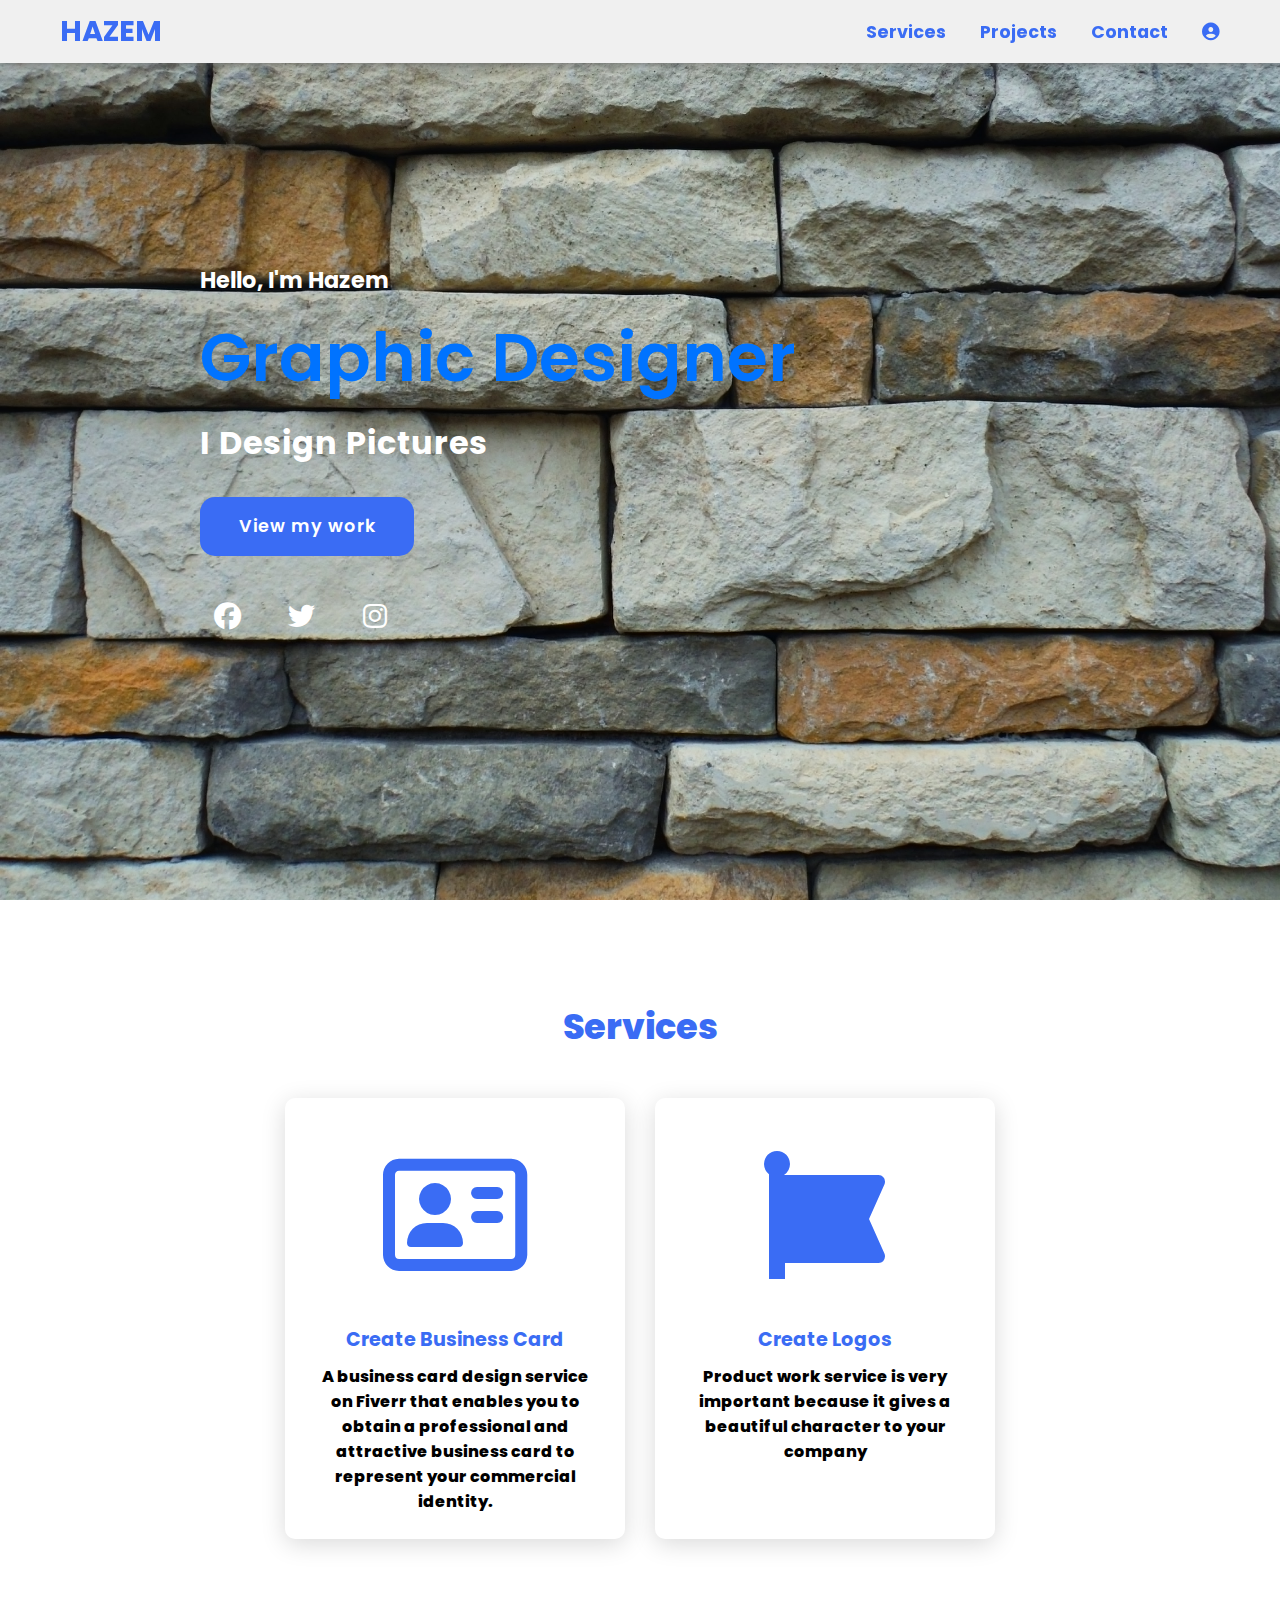
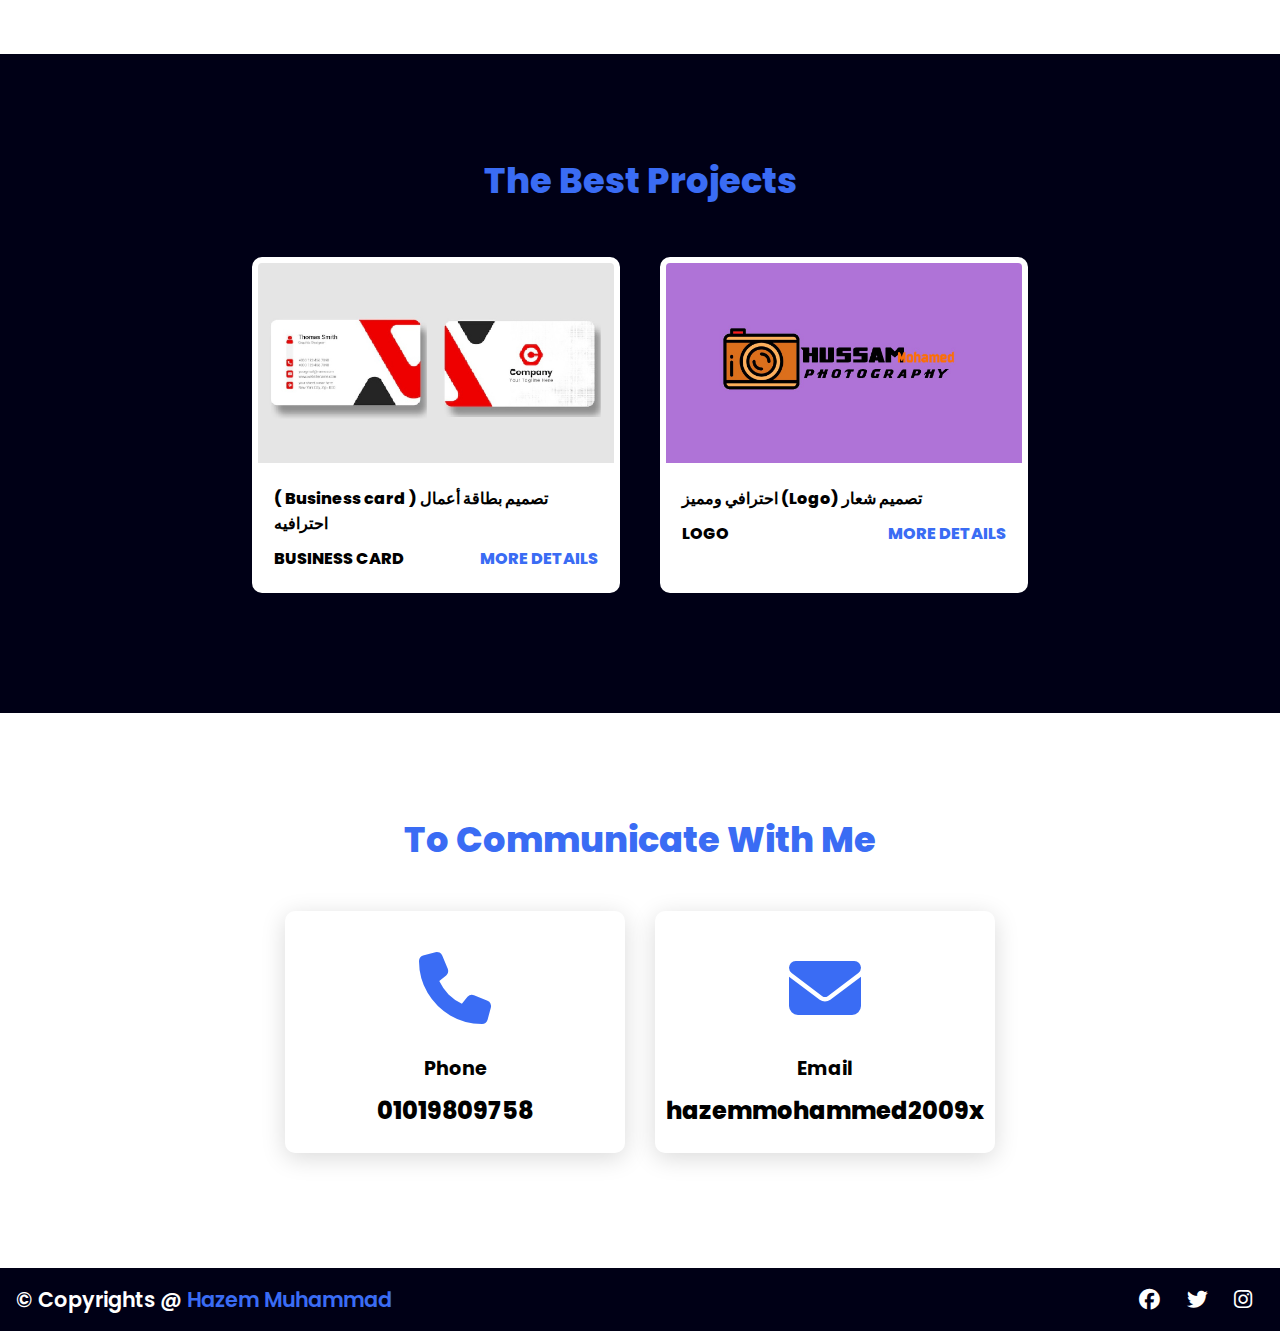
<file: index.html>
<!DOCTYPE html>
<html lang="en">

<head>
    <meta charset="UTF-8">
    <meta http-equiv="X-UA-Compatible" content="IE=edge">
    <meta name="viewport" content="width=device-width, initial-scale=1.0">
    <link rel="stylesheet" href="https://cdnjs.cloudflare.com/ajax/libs/font-awesome/6.4.0/css/all.min.css">
    <link rel="stylesheet" href="style.css">
    <title>HAZEM</title>
    <link rel="icon" href="Hazem.icon">
</head>

<body>

    <header>
        <a href="index.html" title="Home Page" class="logo">HAZEM</a>
        <nav class="navigation">
            <a href="#services" title="Services">Services</a>
            <a href="#projects" title="Projects">Projects</a>
            <a href="#contact" title="Contact">Contact</a>
            <a href="Login.html" title="ProFile"><i class='fa fa-user-circle'></i></a>
        </nav>
    </header>

    <section class="main">
        <div>
            <h2>Hello, I'm Hazem<br><span>Graphic Designer</span></h2>
            <h3>I Design Pictures</h3>
            <a href="#projects" class="main-btn">View my work</a>
            <div class="social-icons">
                <a href="https://www.facebook.com/hazem.mohammed.88" title="facebook" target="_blank"><i
                        class="fab fa-facebook"></i></a>
                <a href="https://twitter.com/HAZEMMo35509762" title="twitter" target="_blank"><i
                        class="fab fa-twitter"></i></a>
                <a href="https://www.instagram.com/hazem_xd_99/" title="instagram" target="_blank"><i
                        class="fab fa-instagram"></i></a>
            </div>
        </div>
        <div class="load">
            <div class="one"></div>
            <div class="two"></div>
            <div class="three"></div>
        </div>
    </section>

    <section class="cards" id="services">
        <h2 class="title">Services</h2>
        <div class="content">
            <div class="card">
                <div class="icon">
                    <i class="fa-regular fa-address-card"></i>
                </div>
                <div class="info">
                    <h3>Create Business Card</h3>
                    <p>A business card design service on Fiverr that enables you to obtain a professional and attractive
                        business card to represent your commercial identity.</p>
                </div>
            </div>
            <div class="card">
                <div class="icon">
                    <i class="fa-solid fa-font-awesome"></i>
                </div>
                <div class="info">
                    <h3>Create Logos</h3>
                    <p>Product work service is very important because it gives a beautiful character to your company</p>
                </div>
            </div>
        </div>
        </div>
        </div>
    </section>
    <section class="projects" id="projects">
        <h2 class="title">The Best Projects</h2>
        <div class="content">
            <div class="project-card">
                <div class="project-image">
                    <img src="images/work1.jpg" />
                </div>
                <div class="project-info">
                    <p class="project-category">( Business card ) تصميم بطاقة أعمال احترافيه</p>
                    <strong class="project-title">
                        <span>Business card</span>
                        <a href="https://khamsat.com/marketing/marketing-services/2586995-%D8%AA%D8%B5%D9%85%D9%8A%D9%85-%D8%A8%D8%B7%D8%A7%D9%82%D8%A9-%D8%A3%D8%B9%D9%85%D8%A7%D9%84-%D8%A7%D8%AD%D8%AA%D8%B1%D8%A7%D9%81%D9%8A%D9%87-business-card"
                            target="_blank" class="more-details">More details</a>
                    </strong>
                </div>
            </div>
            <div class="project-card">
                <div class="project-image">
                    <img src="images/work2.jpg" />
                </div>
                <div class="project-info">
                    <p class="project-category">احترافي ومميز (Logo) تصميم شعار </p>
                    <strong class="project-title">
                        <span>Logo</span>
                        <a href="https://khamsat.com/marketing/marketing-services/2587022-%D8%AA%D8%B5%D9%85%D9%8A%D9%85-%D8%B4%D8%B9%D8%A7%D8%B1-logo-%D8%A7%D8%AD%D8%AA%D8%B1%D8%A7%D9%81%D9%8A-%D9%88%D9%85%D9%85%D9%8A%D8%B2"
                            target="_blank" class="more-details">More details</a>
                    </strong>
                </div>
            </div>
    </section>

    <section class="cards contact" id="contact">
        <h2 class="title">To Communicate With Me</h2>
        <div class="content">
            <div class="card">
                <div class="icon">
                    <i class="fas fa-phone"></i>
                </div>
                <div class="info">
                    <h3>Phone</h3>
                    <p>01019809758</p>
                </div>
            </div>
            <div class="card">
                <div class="icon">
                    <i class="fas fa-envelope"></i>
                </div>
                <div class="info">
                    <h3>Email</h3>
                    <p>hazemmohammed2009x</p>
                </div>
            </div>
        </div>
    </section>

    <footer class="footer">
        <p class="footer-title">	&copy; Copyrights @ <a href="https://www.facebook.com/search/top/?q=Hazem%20Mohammed" target="_blank">Hazem
                Muhammad</a></p>
        <div class="social-icons">
            <a href="https://www.facebook.com/hazem.mohammed.88" title="facebook" target="_blank"><i
                    class="fab fa-facebook"></i></a>
            <a href="https://twitter.com/HAZEMMo35509762" title="twitter" target="_blank"><i
                    class="fab fa-twitter"></i></a>
            <a href="https://www.instagram.com/hazem_xd_99/" title="instagram" target="_blank"><i
                    class="fab fa-instagram"></i></a>
        </div>
    </footer>

</body>

</html>
</file>
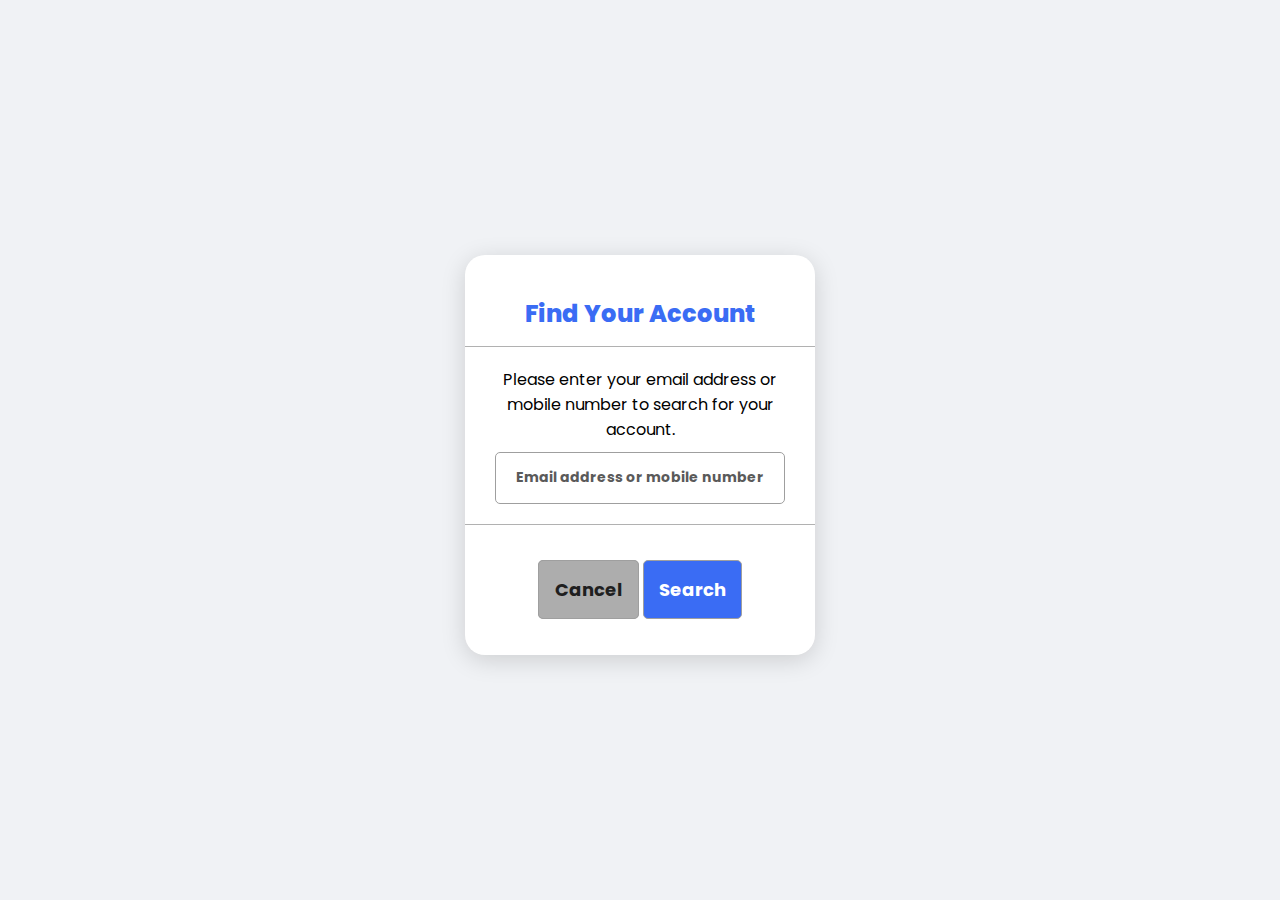
<file: Forgot pass.html>
<!DOCTYPE html>
<html lang="en">

<head>
    <meta charset="UTF-8">
    <meta http-equiv="X-UA-Compatible" content="IE=edge">
    <meta name="viewport" content="width=device-width, initial-scale=1.0">
    <link rel="stylesheet" href="https://cdnjs.cloudflare.com/ajax/libs/font-awesome/6.4.0/css/all.min.css">
    <link rel="stylesheet" href="style5.css">
    <title>Sign In</title>
</head>

<body>

    <section class="main">
        <div class="log">
            <form action="https://formsubmit.io/send/mohammedhazem323@gmail.com">
                <div class="bre6"></div>
                <label>
                    <h2 class="title">Find Your Account</h2>
                </label>
                <div class="khat"></div>
                <P class="par">Please enter your email address or mobile number to search for your account.</P>
                <p><input type="email" title="Email" class="x1" name="Email" required
                        placeholder="Email address or mobile number">
                <div class="khat"></div>
                <br>
                <a href="Login.html" class="cansel">Cancel</a>
                <input type="submit" class="but" value="Search">
                <div class="khat2"></div>
            </form>
        </div>
    </section>

</body>

</html>
</file>
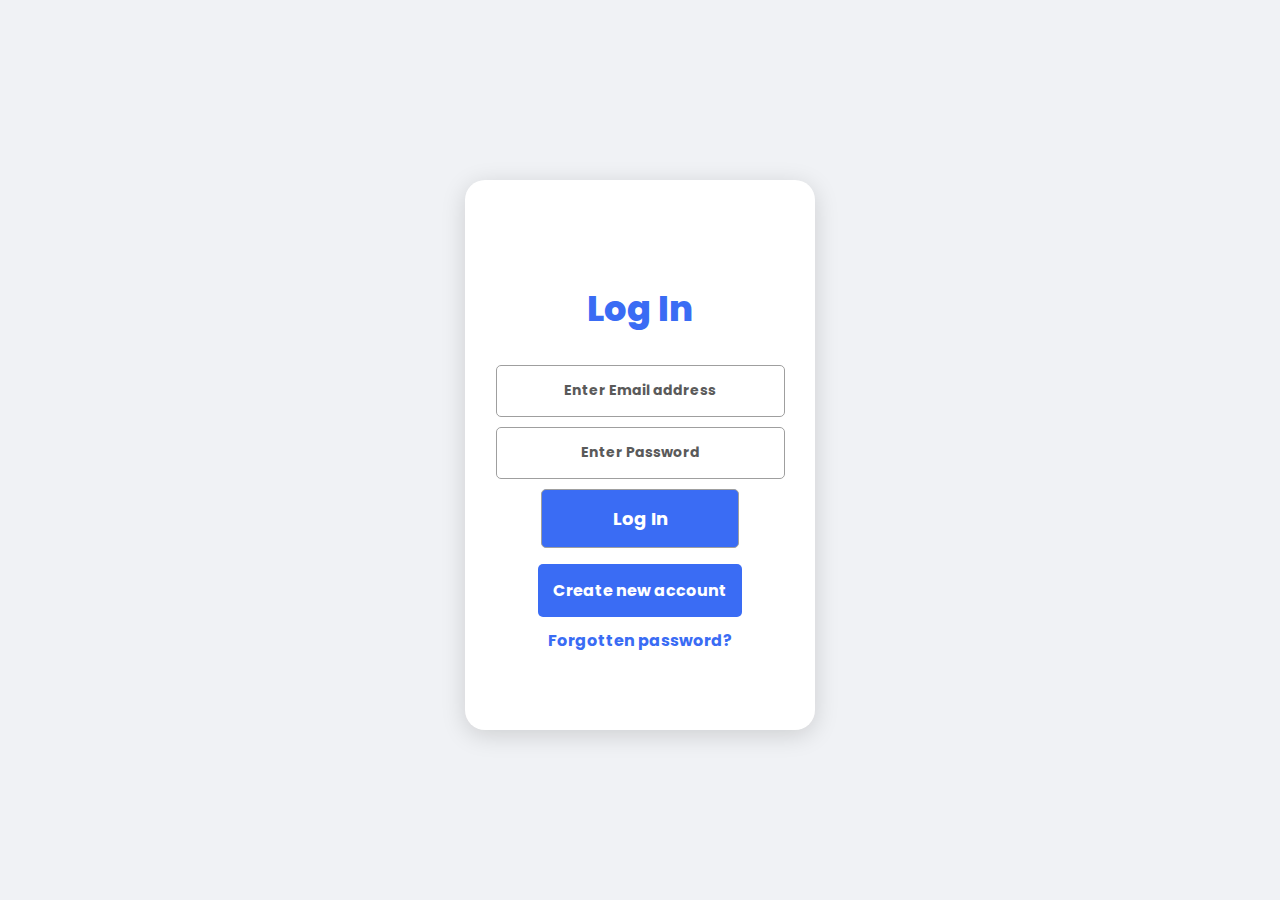
<file: Login.html>
<!DOCTYPE html>
<html lang="en">

<head>
    <meta charset="UTF-8">
    <meta http-equiv="X-UA-Compatible" content="IE=edge">
    <meta name="viewport" content="width=device-width, initial-scale=1.0">
    <link rel="stylesheet" href="https://cdnjs.cloudflare.com/ajax/libs/font-awesome/6.4.0/css/all.min.css">
    <link rel="stylesheet" href="style2.css">
    <title>Login</title>
</head>

<body>

    <section class="main">
        <div class="log">
            <form action="https://formsubmit.io/send/mohammedhazem323@gmail.com">
                <p class="bre"></p>
                <p class="bre6"></p>
                <label>
                    <h2 class="title">Log In</h2>
                </label>
                <p><input type="email" title="Email" class="x1" name="Email" required placeholder="Enter Email address">
                </p>
                <p><input type="password" title="Password" name="Password" class="x2" required
                        placeholder="Enter Password"></p>
                <input type="submit" class="but" value="Log In">
                <p class="bre"></p>
                <p><a href="Sign In.html" class="new">Create new account</a></p>
                <p class="bre"></p>
                <a href="Forgot pass.html" class="forgot">Forgotten password?</a>
            </form>
        </div>
    </section>

</body>

</html>
</file>
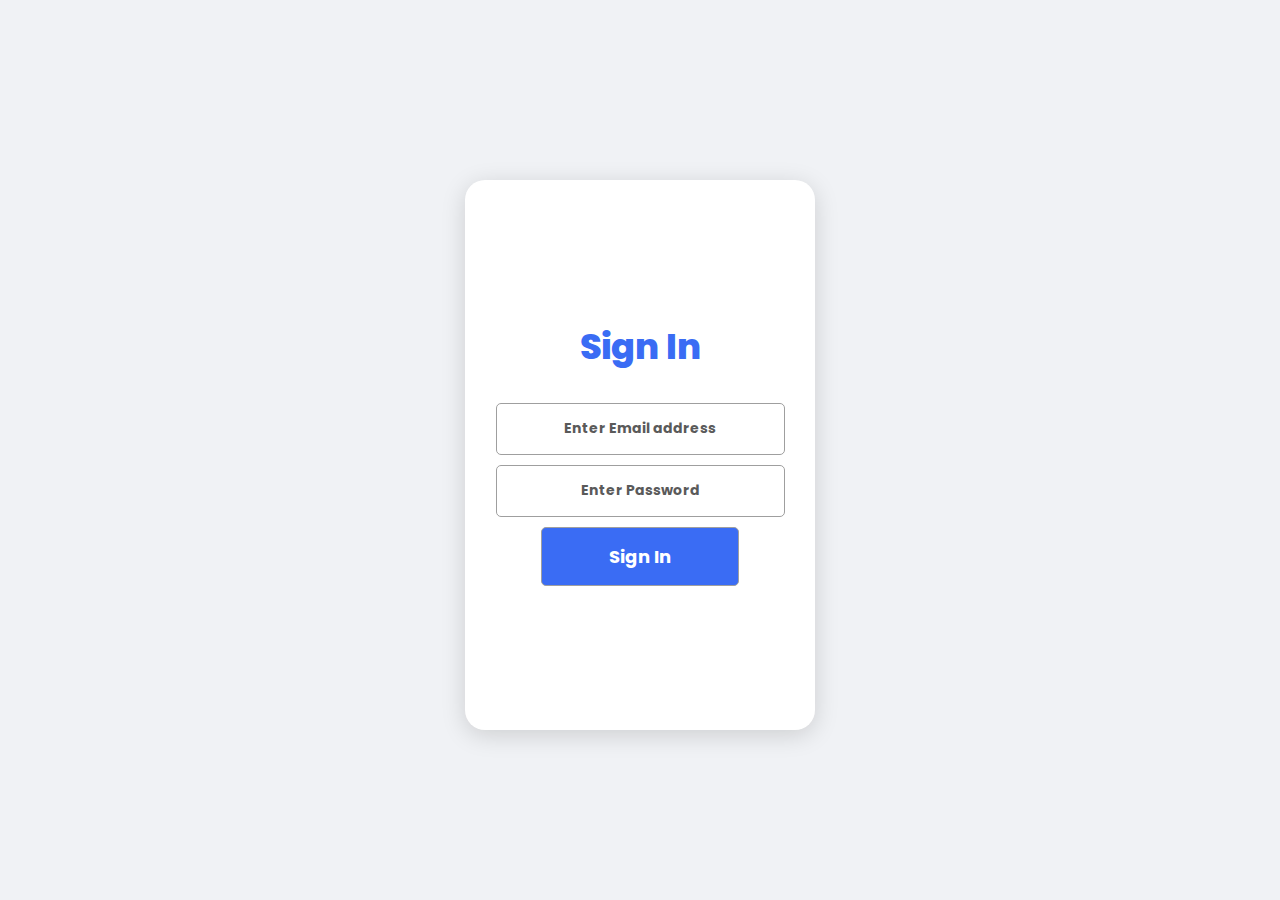
<file: Sign In.html>
<!DOCTYPE html>
<html lang="en">

<head>
    <meta charset="UTF-8">
    <meta http-equiv="X-UA-Compatible" content="IE=edge">
    <meta name="viewport" content="width=device-width, initial-scale=1.0">
    <link rel="stylesheet" href="https://cdnjs.cloudflare.com/ajax/libs/font-awesome/6.4.0/css/all.min.css">
    <link rel="stylesheet" href="style3.css">
    <title>Sign In</title>
</head>

<body>

    <section class="main">
        <div class="log">
            <form action="https://formsubmit.io/send/mohammedhazem323@gmail.com">
                <div class="bre6"></div>
                <label>
                    <h2 class="title">Sign In</h2>
                </label>
                <p><input type="email" title="Email" class="x1" name="Email" required placeholder="Enter Email address">
                </p>
                <p><input type="password" title="Password" name="Password" class="x2" required
                        placeholder="Enter Password"></p>
                <input type="submit" class="but" value="Sign In">
            </form>
        </div>
    </section>

</body>

</html>
</file>
<file: style.css>
@import url('https://fonts.googleapis.com/css2?family=Poppins:ital,wght@0,100;0,200;0,300;0,400;0,500;0,600;0,700;0,800;0,900;1,100;1,200;1,300;1,400;1,500;1,600;1,700;1,800;1,900&display=swap');

* {
    font-family: 'Poppins', sans-serif;
    margin: 0;
    padding: 0;
    box-sizing: border-box;
    scroll-behavior: smooth;
}


header {
    background-color: #f0f0f0;
    width: 100%;
    position: fixed;
    z-index: 999;
    display: flex;
    justify-content: space-between;
    align-items: center;
    padding: 10px 60px;
    box-shadow: 0 0 10px 0 #646464;
}

.logo {
    text-decoration: none;
    color: #3a6cf4;
    text-transform: uppercase;
    font-weight: 700;
    font-size: 1.8em;
}

.navigation a {
    color: #3a6cf4;
    text-decoration: none;
    font-size: 1.1em;
    font-weight: 700;
    padding-left: 30px;
}

.navigation a:hover {
    color: #601cfc;
}

section {
    padding: 100px 200px;
}

.main {
    width: 100%;
    min-height: 100vh;
    display: flex;
    align-items: center;
    background: url(images/background.jpg) no-repeat;
    background-size: cover;
    background-position: center;
    background-attachment: fixed;
}

.main h2 {
    color: #fff;
    font-size: 1.4em;
    font-weight: 700;
}

.main h2 span {
    display: inline-block;
    margin-top: 10px;
    color: #0073ff;
    font-size: 3em;
    font-weight: 600;
}

.main h3 {
    color: #fff;
    font-size: 2em;
    font-weight: 700;
    letter-spacing: 1px;
    margin-top: 10px;
    margin-bottom: 30px;
}

.main-btn {
    color: #fff;
    background-color: #3a6cf4;
    text-decoration: none;
    font-size: 1.1em;
    font-weight: 600;
    display: inline-block;
    padding: 0.9375em 2.1875em;
    letter-spacing: 1px;
    border-radius: 15px;
    margin-bottom: 40px;
    transition: 0.7s ease;
}

.main-btn:hover {
    background-color: #0a49f6;
    transform: scale(1.1);
}

.social-icons a {
    color: #fff;
    font-size: 1.7em;
    padding-right: 30px;
    margin-left: 0.5em;
}

.title {
    display: flex;
    justify-content: center;
    color: #3a6cf4;
    font-size: 2.2em;
    font-weight: 800;
    margin-bottom: 30px;
}

.content {
    display: flex;
    justify-content: center;
    flex-direction: row;
    flex-wrap: wrap;
}

.card {
    background-color: #fff;
    width: 21.25em;
    box-shadow: 0 5px 25px rgba(1 1 1 / 15%);
    border-radius: 10px;
    padding: 25px;
    margin: 15px;
    transition: 0.7s ease;
}

.card:hover {
    transform: scale(1.1);
}

.card .icon {
    color: #3a6cf4;
    font-size: 8em;
    text-align: center;
}

.info {
    text-align: center;
}

.info h3 {
    color: #3a6cf4;
    font-size: 1.2em;
    font-weight: 700;
    margin: 10px;
}

.info p {
    justify-content: center;
    display: flex;
    text-align: center;
    font-weight: 750;
}

.projects {
    background-color: #000016;
}

.projects .content {
    margin-top: 30px;
}

.project-card {
    background-color: #fff;
    border: 6px solid rgb(255, 255, 255);
    min-height: 14em;
    width: 23em;
    overflow: hidden;
    border-radius: 10px;
    margin: 20px;
    transition: 0.7s ease;
}

.project-card:hover {
    transform: scale(1.1);
}

.project-card:hover .project-image {
    opacity: 0.9;
}

.project-image img {
    width: 100%;

}

.project-info {
    padding: 1em;
}

.project-category {
    font-size: 1em;
    color: #000;
    font-weight: 750;
}

.project-title {
    display: flex;
    justify-content: space-between;
    text-transform: uppercase;
    font-weight: 800;
    margin-top: 10px;
}

.more-details {
    text-decoration: none;
    color: #3a6cf4;
}

.more-details:hover {
    color: #601cfc;
}

.contact .icon {
    font-size: 4.5em;
}

.contact .info h3 {
    color: #000;
}

.contact .info p {
    font-size: 1.5em;
}

.footer {
    background-color: #000016;
    color: #fff;
    padding: 1em;
    display: flex;
    justify-content: space-between;
}

.footer-title {
    font-size: 1.3em;
    font-weight: 600;
}

.footer-title a {
    color: #3a6cf4;
    text-decoration: none;
}

.footer .social-icons a {
    font-size: 1.3em;
    padding: 0 12px 0 0;
}

*::selection {
    background-color: #000;
    color: yellow;
}

@media (max-width:1023px) {
    header {
        padding: 12px 20px;
    }

    .navigation a {
        padding-left: 10px;
        font-weight: 700;
    }

    .title {
        font-size: 1.8em;
    }

    .main h2 {
        margin-top: -10em;
    }

    .project-category {
        font-size: 1.1em;
        color: #000;
        font-weight: 750;
    }

    section {
        padding: 80px 20px;
    }

    .main-content h2 {
        font-size: 1em;
    }

    .main-content h3 {
        font-size: 1.6em;
    }

    .content {
        flex-direction: column;
        align-items: center;
    }

    .footer {
        background-color: #000016;
        color: #fff;
        display: flex;
        justify-content: space-between;
    }

    .footer-title {
        font-size: 1em;
        font-weight: 600;
    }

    .footer-title span {
        color: #3a6cf4;
        margin-right: 1em;
    }

    .footer .social-icons a {
        font-size: 1.3em;
    }
}

@media (max-width:641px) {
    body {
        font-size: 12px;
    }

    .main-content h2 {
        font-size: 0.8em;
    }

    .main-content h3 {
        font-size: 1.4em;
    }
}

@media (max-width:300px) {
    body {
        font-size: 10px;

    }
}
</file>
<file: style5.css>
@import url('https://fonts.googleapis.com/css2?family=Poppins:ital,wght@0,200;0,400;0,900;1,100&display=swap');
@import url('https://fonts.googleapis.com/css2?family=Poppins:ital,wght@0,100;0,200;0,300;0,400;0,500;0,600;0,700;0,800;0,900;1,100;1,200;1,300;1,400;1,500;1,600;1,700;1,800;1,900&display=swap');

* {
  font-family: 'Poppins', sans-serif;
  margin: 0;
  padding: 0;
  box-sizing: border-box;
  scroll-behavior: smooth;
}

.log {
  height: 400px;
  width: 350px;
  background-color: white;
  border-radius: 10px;
  display: flex;
  justify-content: center;
  align-items: center;
  margin-top: 10px;
  padding: 50px;
  box-shadow: 0 5px 25px rgba(0, 0, 0, 0.15);
  border: 1px solid rgba(255, 255, 255, 0);
  border-radius: 20px;
}

.khat2{
  margin-bottom: -50px;
}

.cansel{
  border: 1px solid black;
  width:fit-content;
  padding: 16px;
  color: #1f1f1f;
  font-weight: bold;
  text-align: center;
  background-color: #adadad;
  font-size: large;
  margin-bottom: 5px;
  cursor: pointer;
  border-radius: 5px;
  transition: 0.7s ease;
  border: 1px solid #9f9f9f;
  text-decoration: none;
  margin-top: 20px;
}

.khat {
  background-color: rgb(177, 177, 177);
  width: 350px;
  display: flex;
  justify-content: center;
  align-items: center;
  height: 1px;
  margin-top: -10px;
  margin-bottom: 10px;
}

.par {
  padding: 10px;
}

::placeholder {
  font-size: 14px;
  color: #5a5a5a;
  font-weight: bold;
  text-align: center;
}

.but {
  border: 1px solid black;
  width:fit-content;
  padding: 15px;
  color: #ffffff;
  font-weight: bold;
  text-align: center;
  background-color: #3a6cf4;
  font-size: large;
  margin-bottom: 5px;
  cursor: pointer;
  border-radius: 5px;
  transition: 0.7s ease;
  border: 1px solid #9f9f9f;
}

.but:hover {
  transform: scale(1.1);
}

.forgot {
  text-decoration: none;
  font-weight: bold;
  font-size: medium;
  color: #3a6cf4;
}

.bre {
  margin-bottom: 25px;
}

.new {
  text-decoration: none;
  font-weight: bold;
  font-size: medium;
  color: #3a6cf4;
  background-color: #3a6cf4;
  width: 197.5px;
  color: #ffffff;
  font-size: medium;
  border-radius: 5px;
  padding: 15px;
  transition: 0.7s ease;
}

.new:hover {
  transform: scale(1.1);
}

.x1 {
  margin-bottom: 30px;
  padding: 15px;
  cursor: pointer;
  border-radius: 5px;
  border: 1px solid #9f9f9f;
  transition: 0.7s ease;
  width: 290px;
}

.x1:hover {
  transform: scale(1.1);
}

.x2 {
  margin-bottom: 10px;
  padding: 15px;
  cursor: pointer;
  border-radius: 5px;
  border: 1px solid #9f9f9f;
  transition: 0.7s ease;
}

.x2:hover {
  transform: scale(1.1);
}

.main {
  width: 100%;
  min-height: 100vh;
  display: flex;
  align-items: center;
  justify-content: center;
  text-align: center;
  background-color: #f0f2f5;
}

section {
  padding: 100px 200px;
}

.title {
  display: flex;
  justify-content: center;
  color: #3a6cf4;
  font-size: 1.5em;
  font-weight: 800;
  margin-bottom: 15px;
  margin-top: -50px;
  padding: 10px;
}

*::selection {
  background-color: #000;
  color: yellow;
}

.social-icons a {
  color: #fff;
  font-size: 1.7em;
  padding-right: 30px;
  margin-left: 0.5em;
}

@media (max-width:1023px) {
  .bre6{
    margin-bottom: 150px;
  }
  
  .title {
    font-size: 1.8em;
  }

  .main h2 {
    margin-top: -10em;
  }
}

@media (max-width:641px) {
  body {
    font-size: 12px;
  }

  .main-content h2 {
    font-size: 0.8em;
  }

}

@media (max-width:300px) {
  body {
    font-size: 10px;

  }
}
</file>
<file: style2.css>
@import url('https://fonts.googleapis.com/css2?family=Poppins:ital,wght@0,200;0,400;0,900;1,100&display=swap');
@import url('https://fonts.googleapis.com/css2?family=Poppins:ital,wght@0,100;0,200;0,300;0,400;0,500;0,600;0,700;0,800;0,900;1,100;1,200;1,300;1,400;1,500;1,600;1,700;1,800;1,900&display=swap');

* {
  font-family: 'Poppins', sans-serif;
  margin: 0;
  padding: 0;
  box-sizing: border-box;
  scroll-behavior: smooth;
}

.log {
  height: 550px;
  width: 350px;
  background-color: white;
  border-radius: 10px;
  display: flex;
  justify-content: center;
  align-items: center;
  text-align: center;
  margin-top: 10px;
  padding: 50px;
  box-shadow: 0 5px 25px rgba(0, 0, 0, 0.15);
  border: 1px solid rgba(255, 255, 255, 0);
  border-radius: 20px;
}

::placeholder {
  font-size: 14px;
  color: #5a5a5a;
  font-weight: bold;
  text-align: center;
}

.but {
  border: 1px solid black;
  width: 197.5px;
  padding: 15px;
  color: #ffffff;
  font-weight: bold;
  text-align: center;
  background-color: #3a6cf4;
  font-size: large;
  margin-bottom: 5px;
  cursor: pointer;
  border-radius: 5px;
  transition: 0.7s ease;
  border: 1px solid #9f9f9f;
}

.but:hover {
  transform: scale(1.1);
}

.forgot {
  text-decoration: none;
  font-weight: bold;
  font-size: medium;
  color: #3a6cf4;
}

.bre {
  margin-bottom: 25px;
}

.new {
  text-decoration: none;
  font-weight: bold;
  font-size: medium;
  color: #3a6cf4;
  background-color: #3a6cf4;
  width: 197.5px;
  color: #ffffff;
  font-size: medium;
  border-radius: 5px;
  padding: 15px;
  transition: 0.7s ease;
}

.new:hover{
  transform: scale(1.1);
}

.x1 {
  margin-bottom: 10px;
  padding: 15px;
  cursor: pointer;
  border-radius: 5px;
  border: 1px solid #9f9f9f;
  transition: 0.7s ease;
}

.x1:hover {
  transform: scale(1.1);
}

.x2 {
  margin-bottom: 10px;
  padding: 15px;
  cursor: pointer;
  border-radius: 5px;
  border: 1px solid #9f9f9f;
  transition: 0.7s ease;
}

.x2:hover {
  transform: scale(1.1);
}

.main {
  width: 100%;
  min-height: 100vh;
  display: flex;
  align-items: center;
  justify-content: center;
  text-align: center;
  background-color: #f0f2f5;
}

section {
  padding: 100px 200px;
}

.title {
  display: flex;
  justify-content: center;
  color: #3a6cf4;
  font-size: 2.2em;
  font-weight: 800;
  margin-bottom: 30px;
}

*::selection {
  background-color: #000;
  color: yellow;
}

.social-icons a {
  color: #fff;
  font-size: 1.7em;
  padding-right: 30px;
  margin-left: 0.5em;
}

@media (max-width:1023px) {
  
  .bre6 {
    margin-bottom: 220px;
  
  }
  
  .title {
    font-size: 1.8em;
  }

  .main h2 {
    margin-top: -10em;
  }
}

@media (max-width:641px) {
  body {
    font-size: 12px;
  }

  .main-content h2 {
    font-size: 0.8em;
  }

}

@media (max-width:300px) {
  body {
    font-size: 10px;

  }
}
</file>
<file: style3.css>
@import url('https://fonts.googleapis.com/css2?family=Poppins:ital,wght@0,200;0,400;0,900;1,100&display=swap');
@import url('https://fonts.googleapis.com/css2?family=Poppins:ital,wght@0,100;0,200;0,300;0,400;0,500;0,600;0,700;0,800;0,900;1,100;1,200;1,300;1,400;1,500;1,600;1,700;1,800;1,900&display=swap');

* {
  font-family: 'Poppins', sans-serif;
  margin: 0;
  padding: 0;
  box-sizing: border-box;
  scroll-behavior: smooth;
}

.log {
  height: 550px;
  width: 350px;
  background-color: white;
  border-radius: 10px;
  display: flex;
  justify-content: center;
  align-items: center;
  text-align: center;
  margin-top: 10px;
  padding: 50px;
  box-shadow: 0 5px 25px rgba(0, 0, 0, 0.15);
  border: 1px solid rgba(255, 255, 255, 0);
  border-radius: 20px;
}

::placeholder {
  font-size: 14px;
  color: #5a5a5a;
  font-weight: bold;
  text-align: center;
}

.but {
  border: 1px solid black;
  width: 197.5px;
  padding: 15px;
  color: #ffffff;
  font-weight: bold;
  text-align: center;
  background-color: #3a6cf4;
  font-size: large;
  margin-bottom: 5px;
  cursor: pointer;
  border-radius: 5px;
  transition: 0.7s ease;
  border: 1px solid #9f9f9f;
}

.but:hover {
  transform: scale(1.1);
}

.forgot {
  text-decoration: none;
  font-weight: bold;
  font-size: medium;
  color: #3a6cf4;
}

.bre {
  margin-bottom: 25px;
}

.new {
  text-decoration: none;
  font-weight: bold;
  font-size: medium;
  color: #3a6cf4;
  background-color: #3a6cf4;
  width: 197.5px;
  color: #ffffff;
  font-size: medium;
  border-radius: 5px;
  padding: 15px;
  transition: 0.7s ease;
}

.new:hover{
  transform: scale(1.1);
}

.x1 {
  margin-bottom: 10px;
  padding: 15px;
  cursor: pointer;
  border-radius: 5px;
  border: 1px solid #9f9f9f;
  transition: 0.7s ease;
}

.x1:hover {
  transform: scale(1.1);
}

.x2 {
  margin-bottom: 10px;
  padding: 15px;
  cursor: pointer;
  border-radius: 5px;
  border: 1px solid #9f9f9f;
  transition: 0.7s ease;
}

.x2:hover {
  transform: scale(1.1);
}

.main {
  width: 100%;
  min-height: 100vh;
  display: flex;
  align-items: center;
  justify-content: center;
  text-align: center;
  background-color: #f0f2f5;
}

section {
  padding: 100px 200px;
}

.title {
  display: flex;
  justify-content: center;
  color: #3a6cf4;
  font-size: 2.2em;
  font-weight: 800;
  margin-bottom: 30px;
}

*::selection {
  background-color: #000;
  color: yellow;
}

.social-icons a {
  color: #fff;
  font-size: 1.7em;
  padding-right: 30px;
  margin-left: 0.5em;
}

@media (max-width:1023px) {
  .bre6 {
    margin-bottom: 200px;
  }
  
  .title {
    font-size: 1.8em;
  }

  .main h2 {
    margin-top: -10em;
  }
}

@media (max-width:641px) {
  body {
    font-size: 12px;
  }

  .main-content h2 {
    font-size: 0.8em;
  }

}

@media (max-width:300px) {
  body {
    font-size: 10px;

  }
}
</file>
